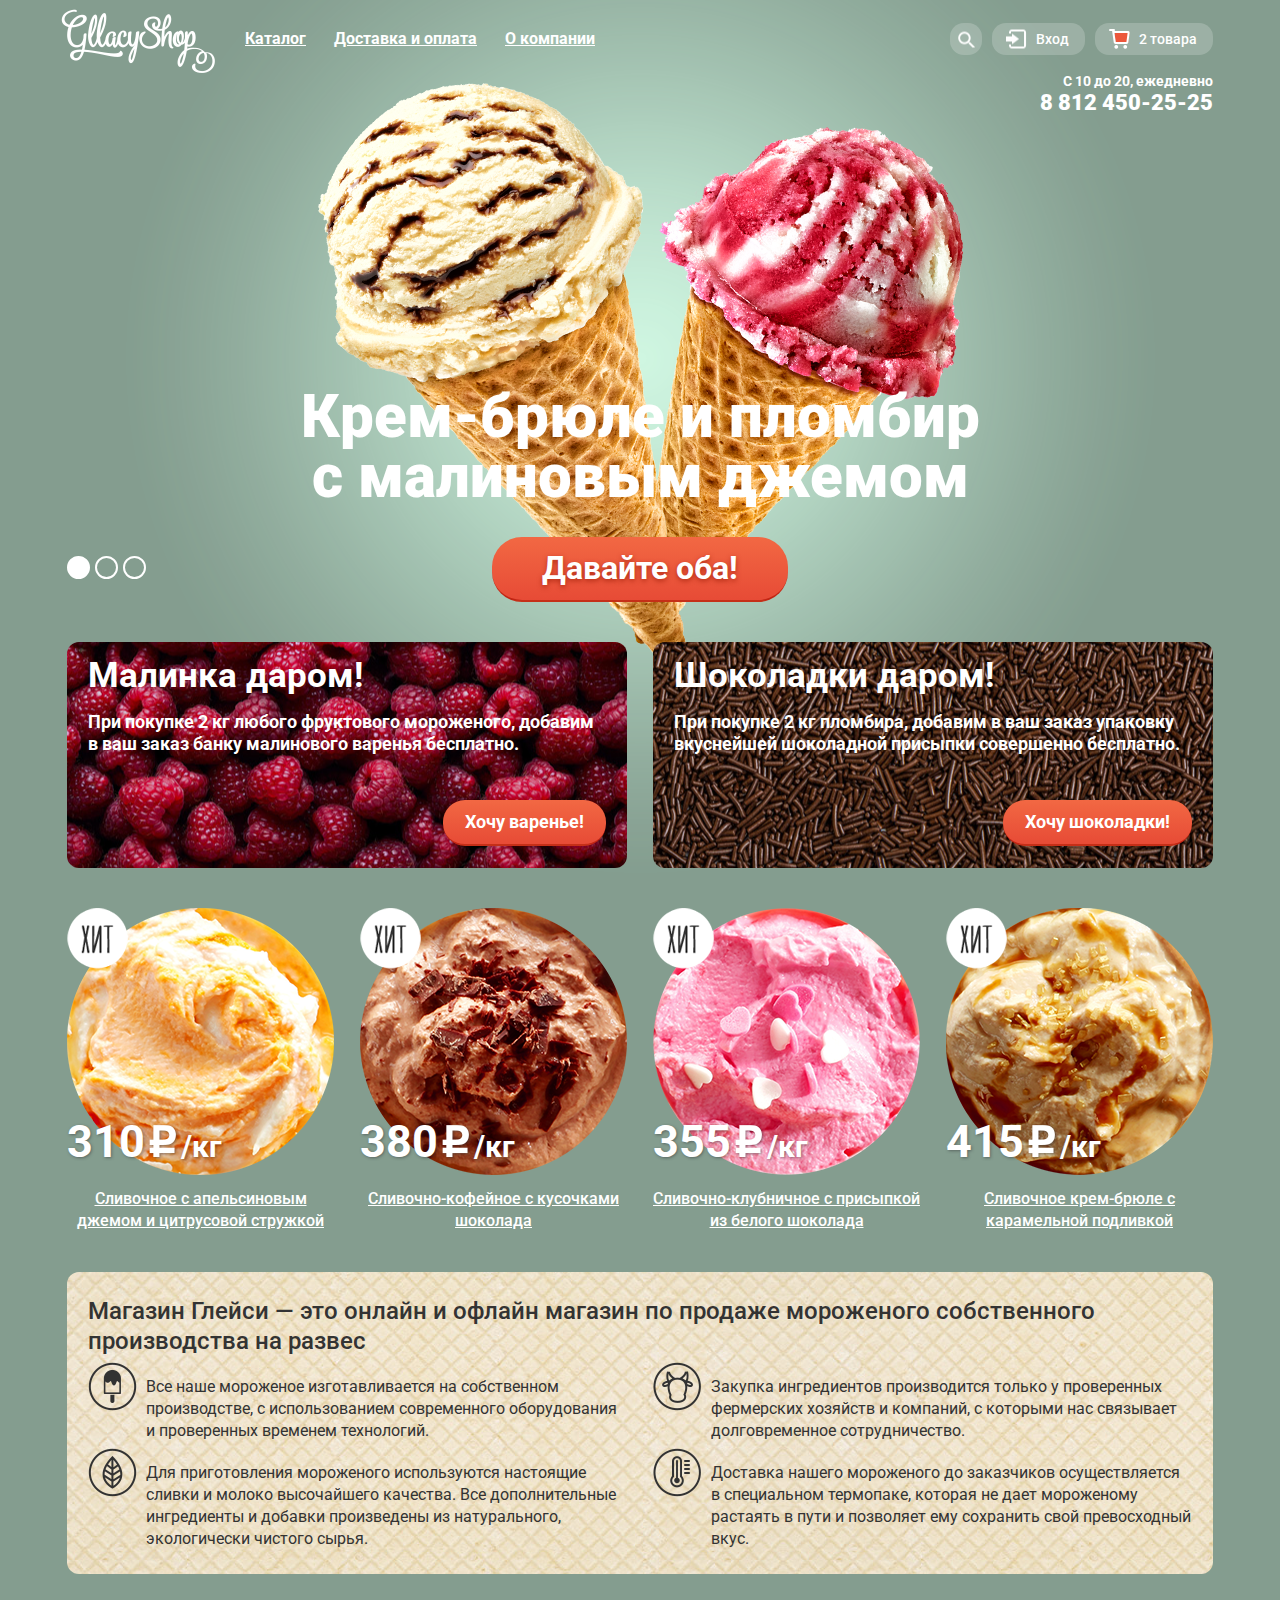
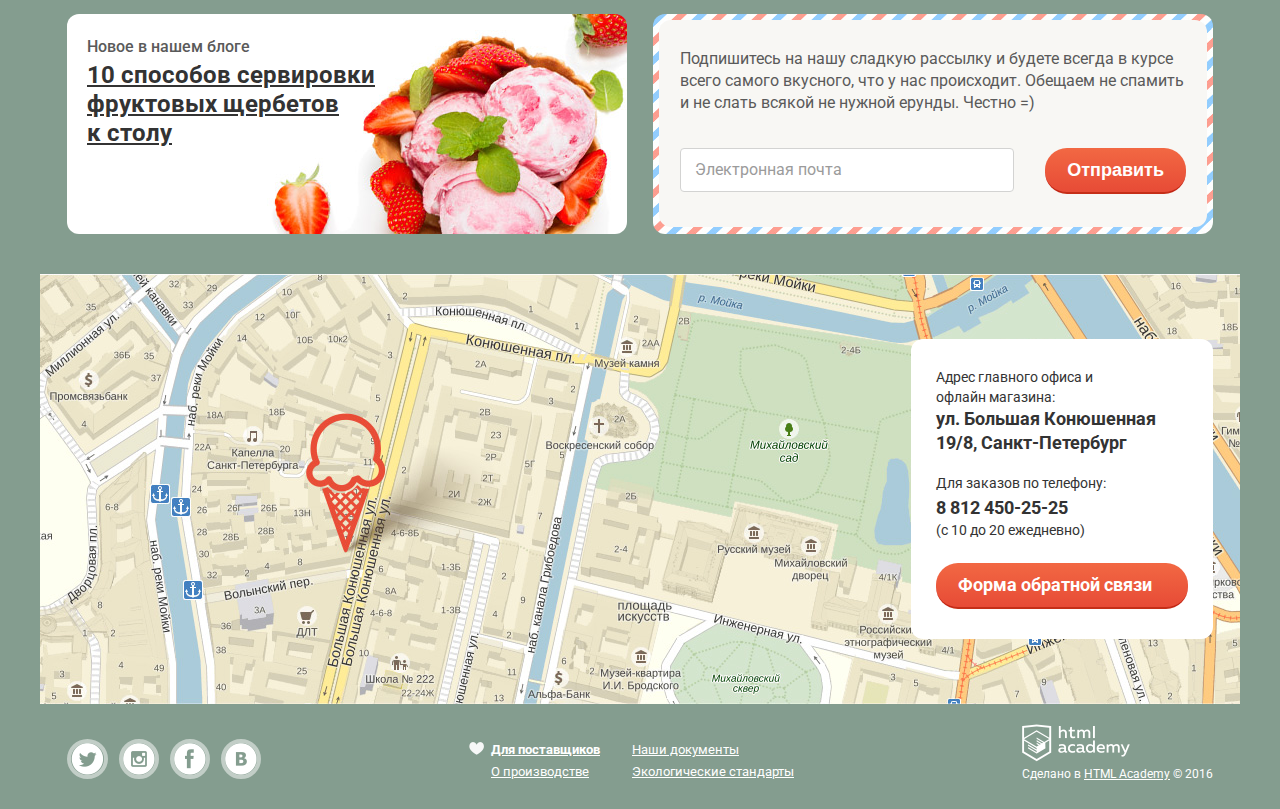
<file: index.html>
<!DOCTYPE html>
<html lang="en">
<head>
	<meta charset="UTF-8">
	<title>Gllacy</title>
	<meta name="viewport" content="width=device-width, initial-scale=1, maximum-scale=1">
	<link href="https://fonts.googleapis.com/css?family=Roboto:400,500,700,900&amp;subset=cyrillic" rel="stylesheet">
	<link rel="stylesheet" href="css/normalize.css">
	<link rel="stylesheet" href="css/style.css">
</head>

<body class="body-bg-1">
	<div class="body-bg-icecream-wrap">
		<div class="container body-bg-icecream"></div>
	</div>

	<header class="header">
		<div class="container clearfix">
			<div class="logo">
				<a href="#" class="logo-link">
					<img src="img/logo.png" alt="Gllacy logo" class="logo-img">
				</a>
			</div>

			<nav class="navigation">
				<ul class="navigation-list ul-reset">
					<li class="navigation-item">
						<a class="navigation-link" href="#">Каталог</a>
						<ul class="navigation-submenu header-slidedown ul-reset">
							<li><span class="submenu-title">Новинки</span></li>
							<li><a href="#">Сливочное</a></li>
							<li><a href="#">Щербеты</a></li>
							<li><a href="#">Фруктовый лед</a></li>
							<li><a href="#">Мелорин</a></li>
						</ul>
					</li>
					<li class="navigation-item"><a class="navigation-link" href="#">Доставка и оплата</a></li>
					<li class="navigation-item"><a class="navigation-link" href="#">О компании</a></li>
				</ul>
			</nav>

			<ul class="user-block ul-reset">
				<li class="user-block-item">
					<a href="#" class="user-block-link link-search"></a>
					<div class="search-block header-slidedown">
						<input type="text" name="search" placeholder="Что ищем?">
					</div>
				</li>
				<li class="user-block-item">
					<a href="#" class="user-block-link link-login">Вход</a>
					<div class="login-block header-slidedown">
						<form class="login-block-form" action="#">
							<input type="email" name="email" placeholder="Электронная почта" required>
							<input type="password" name="password" placeholder="Пароль" required>
							<button type="submit" class="btn btn-small">Войти</button>
							<a class="dark-link" href="#">Забыли пароль?</a>
							<a class="dark-link" href="#">Новая регистрация</a>
						</form>
					</div>
				</li>
				<li class="user-block-item">
					<a href="#" class="user-block-link link-cart link-cart-filled">2 товара</a>
					<div class="cart-block header-slidedown">
						<div class="cart-block-content clearfix">
							<ul class="cart-block-list ul-reset">
								<li class="cart-block-item">
									<div class="cart-item-remove"></div>
									<img class="cart-item-icon" src="img/icecream-1.png" alt="" width="33" height="33">
									<span class="cart-item-name">Пломбир с апельсиновым джемом</span>
									<span class="cart-item-weight">1,5 кг x 200 руб.</span>
									<span class="cart-item-price">300 руб.</span>
								</li>
								<li class="cart-block-item">
									<div class="cart-item-remove"></div>
									<img class="cart-item-icon" src="img/icecream-3.png" alt="" width="33" height="33">
									<span class="cart-item-name">Клубничный пломбир с присыпкой из белого шоколада</span>
									<span class="cart-item-weight">1,5 кг x 200 руб.</span>
									<span class="cart-item-price">300 руб.</span>
								</li>
							</ul>
							<hr>
							<span class="cart-block-total-price">Итого: 750 руб.</span>
							<a href="#" class="btn btn-small">Оформить заказ</a>
						</div>
					</div>
				</li>
			</ul>

			<div class="phone-block">
				<span class="schedule">С 10 до 20, ежедневно</span>
				<span class="phone">8 812 450-25-25</span>
			</div>
		</div>
	</header>

	<div class="slider">
		<div class="container">			
			<input type="radio" class="radio" name="slider-radio" id="slider-radio-1" checked>
			<div class="slide slide-1">
				<h2 class="slide-title">Крем-брюле и пломбир<br>с малиновым джемом</h2>
				<div class="btn btn-large btn-feedback-form">Давайте оба!</div>
			</div>			

			<input type="radio" class="radio" name="slider-radio" id="slider-radio-2">
			<div class="slide slide-2">
				<h2 class="slide-title">Шоколадный пломбир<br>и лимонный сорбет</h2>
				<div class="btn btn-large btn-feedback-form">Давайте оба!</div>
			</div>			

			<input type="radio" class="radio" name="slider-radio" id="slider-radio-3">
			<div class="slide slide-3">
				<h2 class="slide-title">Пломбир с помадкой<br>и клубничный щербет</h2>
				<div class="btn btn-large btn-feedback-form">Давайте оба!</div>
			</div>

			<div class="controls clearfix">
				<label class="label label-1" for="slider-radio-1"></label>
				<label class="label label-2" for="slider-radio-2"></label>
				<label class="label label-3" for="slider-radio-3"></label>
			</div>
		</div>
	</div>

	<section class="banners">
		<div class="container">
			<div class="row clearfix">
				<div class="col-2">
					<div class="banner banner-raspberry clearfix">
						<h2 class="banner-title">Малинка даром!</h2>
						<p class="banner-text">При покупке 2 кг любого фруктового мороженого, добавим в ваш заказ банку малинового варенья бесплатно.</p>
						<a href="#" class="btn btn-medium btn-feedback-form">Хочу варенье!</a>
					</div>
				</div>

				<div class="col-2">
					<div class="banner banner-chocolate clearfix">
						<h2 class="banner-title">Шоколадки даром!</h2>
						<p class="banner-text">При покупке 2 кг пломбира, добавим в ваш заказ упаковку вкуснейшей шоколадной присыпки совершенно бесплатно.</p>
						<a href="#" class="btn btn-medium btn-feedback-form">Хочу шоколадки!</a>
					</div>
				</div>
			</div>
		</div>
	</section>

	<section class="hits">
		<div class="container">
			<div class="row clearfix">

				<div class="col-4">
					<div class="card">
						<div class="card-img-wrap">
							<img class="card-img" src="img/icecream-1.png" alt="">
							<div class="card-icon-banner icon-hit"></div>
							<div class="card-price"><span class="card-price-fz45">310</span><span class="card-price-ruble"></span><span class="card-price-fz30">/кг</span></div>
						</div>
						<a href="#" class="card-link">Сливочное с апельсиновым джемом и цитрусовой стружкой</a>
					</div>
				</div>

				<div class="col-4">
					<div class="card">
						<div class="card-img-wrap">
							<img class="card-img" src="img/icecream-2.png" alt="">
							<div class="card-icon-banner icon-hit"></div>
							<div class="card-price"><span class="card-price-fz45">380</span><span class="card-price-ruble"></span><span class="card-price-fz30">/кг</span></div>
						</div>
						<a href="#" class="card-link">Сливочно-кофейное с кусочками шоколада</a>
					</div>
				</div>

				<div class="col-4">
					<div class="card">
						<div class="card-img-wrap">
							<img class="card-img" src="img/icecream-3.png" alt="">
							<div class="card-icon-banner icon-hit"></div>
							<div class="card-price"><span class="card-price-fz45">355</span><span class="card-price-ruble"></span><span class="card-price-fz30">/кг</span></div>
						</div>
						<a href="#" class="card-link">Сливочно-клубничное с присыпкой из белого шоколада</a>
					</div>
				</div>

				<div class="col-4">
					<div class="card">
						<div class="card-img-wrap">
							<img class="card-img" src="img/icecream-4.png" alt="">
							<div class="card-icon-banner icon-hit"></div>
							<div class="card-price"><span class="card-price-fz45">415</span><span class="card-price-ruble"></span><span class="card-price-fz30">/кг</span></div>
						</div>
						<a href="#" class="card-link">Сливочное крем-брюле с карамельной подливкой</a>
					</div>
				</div>

			</div>
		</div>	
	</section>

	<section class="about">
		<div class="container">
			<div class="about-inner clearfix">
				<div class="about-title">Магазин Глейси  — это онлайн и офлайн магазин по продаже мороженого собственного производства на развес</div>
				<div class="about-column about-column-left">
					<p class="about-item-text"><i class="icon icon-icecream"></i>Все наше мороженое изготавливается на собственном производстве, с использованием современного оборудования и проверенных временем технологий.</p>
					<p class="about-item-text"><i class="icon icon-leaf"></i>Для приготовления мороженого используются настоящие сливки и молоко высочайшего качества. Все дополнительные ингредиенты и добавки произведены из натурального, экологически чистого сырья.</p>
				</div>
				<div class="about-column about-column-right">
					<p class="about-item-text"><i class="icon icon-cow"></i>Закупка ингредиентов  производится только у проверенных фермерских хозяйств и компаний, с которыми нас связывает долговременное сотрудничество.</p>
					<p class="about-item-text"><i class="icon icon-thermometer"></i>Доставка нашего мороженого до заказчиков осуществляется в специальном термопаке, которая не дает мороженому растаять в пути и позволяет ему сохранить свой превосходный вкус.</p>
				</div>
			</div>
		</div>
	</section>

	<section class="news">
		<div class="container">
			<div class="row clearfix">
				<div class="col-2">
					<div class="news-blog">
						<span class="news-blog-descr">Новое в нашем блоге</span>
						<a class="news-blog-link" href="#">10  способов сервировки<br> фруктовых щербетов<br> к столу</a>
					</div>
				</div>

				<div class="col-2">
					<div class="news-delivery">
						<div class="news-delivery-inner">
							<p class="news-delivery-descr">Подпишитесь на нашу сладкую рассылку и будете всегда в курсе всего самого вкусного, что у нас происходит. Обещаем не спамить и не слать всякой не нужной ерунды. Честно =)</p>
							<form action="">
							<input type="email" name="email" class="news-delivery-email" placeholder="Электронная почта" required>
								<button type="submit" class="btn btn-medium news-delivery-submit">Отправить</button>
							</form>
						</div>
					</div>
				</div>
			</div>
		</div>
	</section>

	<section id="map-id" class="map">
		<div class="container">
			<div class="map-container-content">
				<div class="map-overlay">
					Адрес главного офиса и<br>
					офлайн магазина:<br><span class="map-addres">
					ул. Большая Конюшенная<br>
					19/8, Санкт-Петербург</span><br>
					Для заказов по телефону:<br><span class="map-phone">
					8 812 450-25-25</span><br>
					(с 10 до 20 ежедневно)
					<a href="#" class="btn btn-medium btn-feedback-form">Форма обратной связи</a>
				</div>
			</div>		
		</div>
	</section>

	<footer class="footer">
		<div class="container clearfix">
			<div class="row clearfix">
				<div class="col-2 clearfix">
					<ul class="ul-reset social-btns clearfix">
						<li><a href="#"><i class="icon icon-twitter"></i></a></li>
						<li><a href="#"><i class="icon icon-instagram"></i></a></li>
						<li><a href="#"><i class="icon icon-facebook"></i></a></li>
						<li><a href="#"><i class="icon icon-vk"></i></a></li>
					</ul>
					<div class="footer-links-block footer-links-block-left">
						<a class="light-link link-producer" href="#"><i class="icon icon-heart"></i>Для поставщиков</a>
						<a class="light-link" href="#">О производстве</a>
					</div>
				</div>
				<div class="col-2 clearfix">
					<div class="footer-links-block footer-links-block-right">
						<a class="light-link" href="#">Наши документы</a>
						<a class="light-link" href="#">Экологические стандарты</a>
					</div>
					<div class="copyright-block">
						<a class="html-academy-logo-link" href="#"><img src="img/html-academy-logo.png" alt=""></a>
						<span>Сделано в <a class="light-link" href="#">HTML Academy</a> &copy; 2016</span>
					</div>
				</div>
			</div>
		</div>		
	</footer>

	<div class="screen-overlay">
		<form class="feedback-form clearfix" action="#">
			<span class="close-button"></span>
			<h3 class="feedback-form-title">Мы обязательно вам ответим!</h3>
			<input type="text" name="name" placeholder="Как вас зовут?" required>
			<input type="email" name="email" placeholder="Ваша почта для ответа?" required>
			<textarea name="message"cols="30" rows="6" placeholder="Напишите что-нибудь..."></textarea>
			<button type="submit" class="btn btn-medium">Отправить</button>
		</form>
	</div>


	<script src="http://api-maps.yandex.ru/2.1/?lang=ru_RU"></script>
	<script src="js/map.js"></script>
	<script src="js/scrips.js"></script>
</body>
</html>
</file>
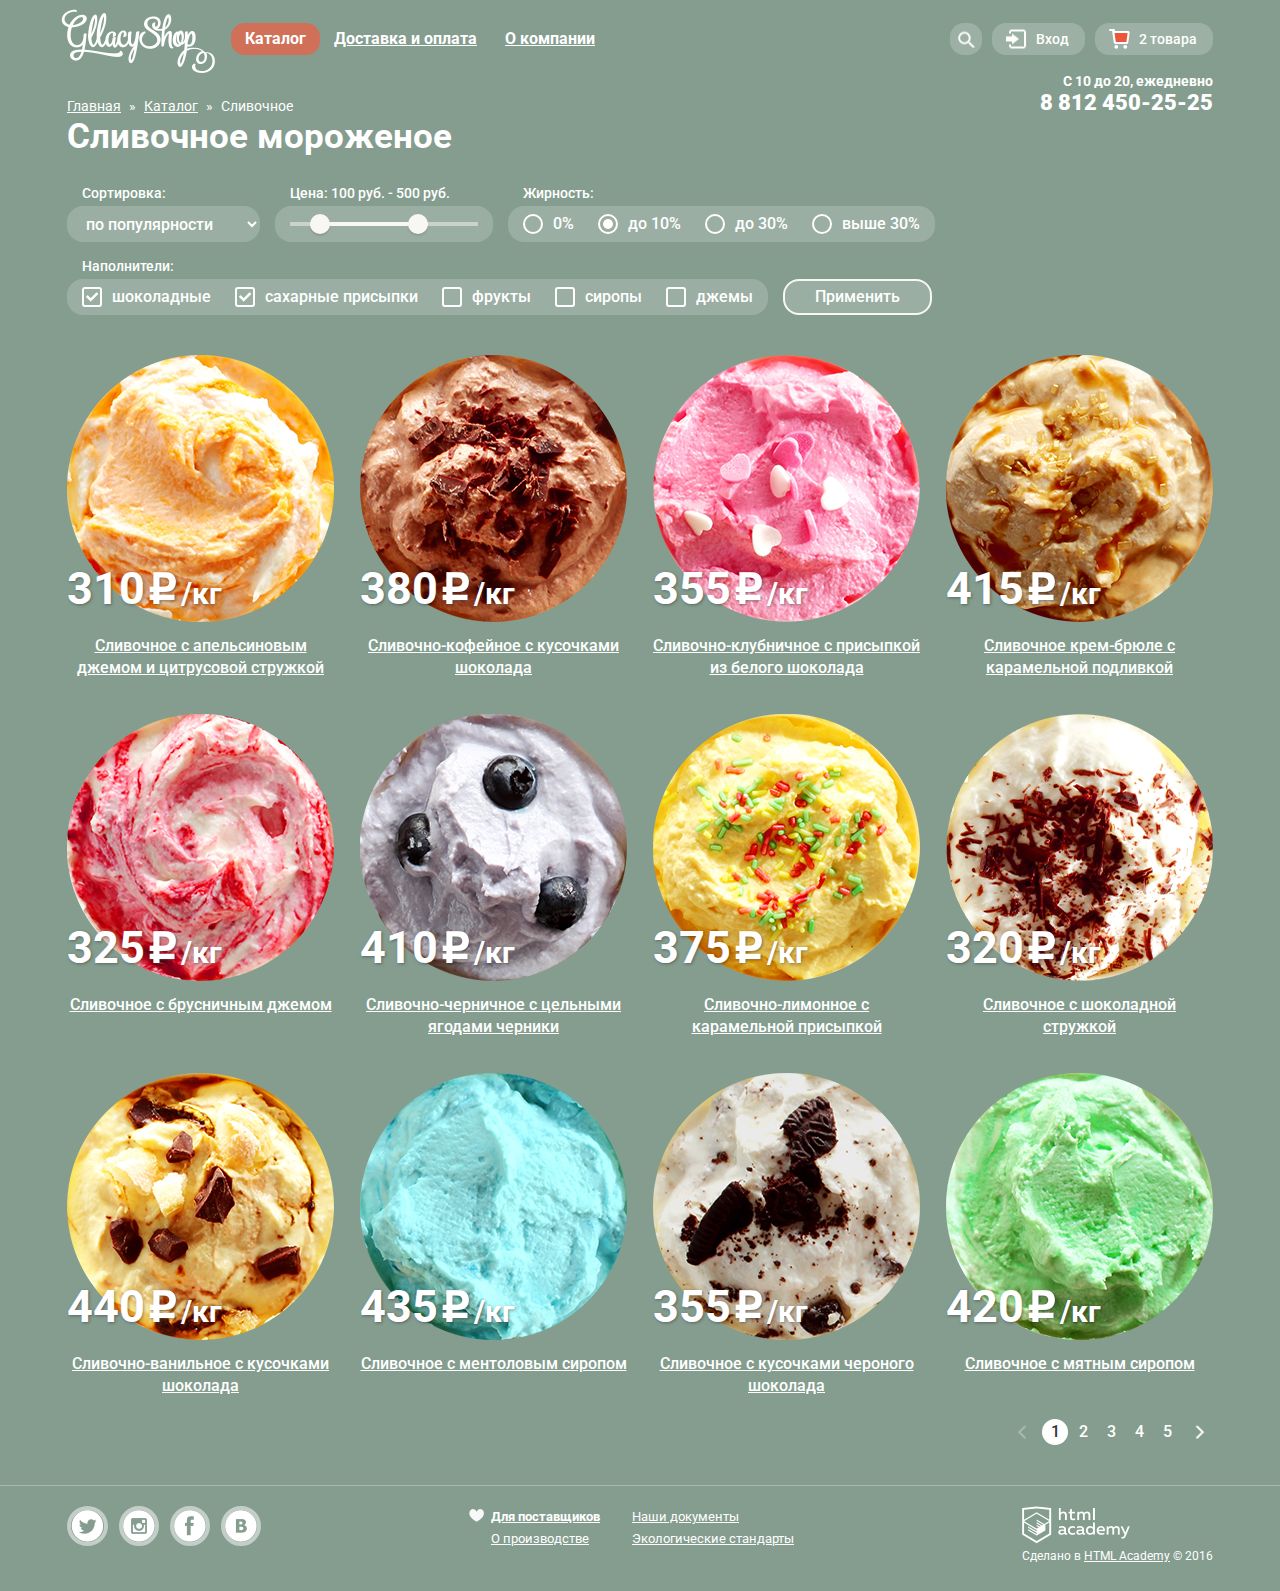
<file: catalog.html>
<!DOCTYPE html>
<html lang="en">
<head>
	<meta charset="UTF-8">
	<title>Gllacy catalog</title>
	<meta name="viewport" content="width=device-width, initial-scale=1, maximum-scale=1">
	<link href="https://fonts.googleapis.com/css?family=Roboto:400,500,700,900&amp;subset=cyrillic" rel="stylesheet">
	<link rel="stylesheet" href="css/normalize.css">
	<link rel="stylesheet" href="css/style.css">
</head>

<body class="body-bg-1">

	<header class="header">
		<div class="container clearfix">
			<div class="logo">
				<a href="index.html" class="logo-link">
					<img src="img/logo.png" alt="Gllacy logo" class="logo-img">
				</a>
			</div>

			<nav class="navigation">
				<ul class="navigation-list ul-reset">
					<li class="navigation-item">
						<a class="navigation-link active" href="#">Каталог</a>
						<ul class="navigation-submenu header-slidedown ul-reset">
							<li><span class="submenu-title">Новинки</span></li>
							<li><a class="active" href="#">Сливочное</a></li>
							<li><a href="#">Щербеты</a></li>
							<li><a href="#">Фруктовый лед</a></li>
							<li><a href="#">Мелорин</a></li>
						</ul>
					</li>
					<li class="navigation-item"><a class="navigation-link" href="#">Доставка и оплата</a></li>
					<li class="navigation-item"><a class="navigation-link" href="#">О компании</a></li>
				</ul>
			</nav>

			<ul class="user-block ul-reset">
				<li class="user-block-item">
					<a href="#" class="user-block-link link-search"></a>
					<div class="search-block header-slidedown">
						<input type="text" name="search" placeholder="Что ищем?">
					</div>
				</li>
				<li class="user-block-item">
					<a href="#" class="user-block-link link-login">Вход</a>
					<div class="login-block header-slidedown">
						<form class="login-block-form" action="#">
							<input type="email" name="email" placeholder="Электронная почта" required>
							<input type="password" name="password" placeholder="Пароль" required>
							<button type="submit" class="btn btn-small">Войти</button>
							<a class="dark-link" href="#">Забыли пароль?</a>
							<a class="dark-link" href="#">Новая регистрация</a>
						</form>
					</div>
				</li>
				<li class="user-block-item">
					<a href="#" class="user-block-link link-cart link-cart-filled">2 товара</a>
					<div class="cart-block header-slidedown">
						<div class="cart-block-content clearfix">
							<ul class="cart-block-list ul-reset">
								<li class="cart-block-item">
									<div class="cart-item-remove"></div>
									<img class="cart-item-icon" src="img/icecream-1.png" alt="" width="33" height="33">
									<span class="cart-item-name">Пломбир с апельсиновым джемом</span>
									<span class="cart-item-weight">1,5 кг x 200 руб.</span>
									<span class="cart-item-price">300 руб.</span>
								</li>
								<li class="cart-block-item">
									<div class="cart-item-remove"></div>
									<img class="cart-item-icon" src="img/icecream-3.png" alt="" width="33" height="33">
									<span class="cart-item-name">Клубничный пломбир с присыпкой из белого шоколада</span>
									<span class="cart-item-weight">1,5 кг x 200 руб.</span>
									<span class="cart-item-price">300 руб.</span>
								</li>
							</ul>
							<hr>
							<span class="cart-block-total-price">Итого: 750 руб.</span>
							<a href="#" class="btn btn-small">Оформить заказ</a>
						</div>
					</div>
				</li>
			</ul>

			<div class="phone-block">
				<span class="schedule">С 10 до 20, ежедневно</span>
				<span class="phone">8 812 450-25-25</span>
			</div>
			<ul class="bread-crumbs ul-reset">
				<li><a class="light-link" href="index.html">Главная</a>»</li>
				<li><a class="light-link" href="#">Каталог</a>»</li>
				<li><span>Сливочное</span></li>
			</ul>
		</div>
	</header>

	<section class="catalog-form-section">
		<div class="container clearfix">
			<h1 class="catalog-title">Сливочное мороженое</h1>
			<form action="#" class="catalog-form">
				<div class="input-group-wrapper">
					<span class="input-group-wrapper-title">Сортировка:</span>
					<select name="sort-select">
						<option value="popularity" selected>по популярности</option>
						<option value="date">по дате</option>
						<option value="price">по цене</option>
					</select>					
				</div>								
				
				<div class="input-group-wrapper">
					<span class="input-group-wrapper-title">Цена: <span id="min-price-id">100</span> руб. - <span id="max-price-id">500</span> руб.</span>
					<div class="price-group">
						<div class="range">
							<div class="range-ruler">
								<span class="range-filler"></span>
								<span class="range-thumb range-thumb-min"></span>
								<span class="range-thumb range-thumb-max"></span>
							</div>
						</div>														
					</div>
				</div>

				<div class="input-group-wrapper input-group-wrapper-fat">
					<span class="input-group-wrapper-title">Жирность:</span>
					<div class="radio-group">
						<label>
							<input type="radio" name="fat" value="0">
							<span class="custom-radio"></span>
							0%
						</label>
						<label>
							<input type="radio" name="fat" value="10" checked>
							<span class="custom-radio"></span>
							до 10%
						</label>
						<label>
							<input type="radio" name="fat" value="30">
							<span class="custom-radio"></span>
							до 30%
						</label>
						<label>
							<input type="radio" name="fat" value="gt30">
							<span class="custom-radio"></span>
							выше 30%
						</label>									
					</div>
				</div>

				<div class="input-group-wrapper input-group-wrapper-fillers">
					<span class="input-group-wrapper-title">Наполнители:</span>
					<div class="checkbox-group">
						<label>
							<input type="checkbox" name="chocolate" checked>
							<span class="custom-checkbox"></span>
							шоколадные
						</label>
						<label>
							<input type="checkbox" name="sugar" checked>
							<span class="custom-checkbox"></span>
							сахарные присыпки
						</label>
						<label>
							<input type="checkbox" name="fruit">
							<span class="custom-checkbox"></span>
							фрукты
						</label>
						<label>
							<input type="checkbox" name="syrop">
							<span class="custom-checkbox"></span>
							сиропы
						</label>
						<label>
							<input type="checkbox" name="jam">
							<span class="custom-checkbox"></span>
							джемы
						</label>
					</div>
				</div>

				<button type='submit'>Применить</button>
			</form>
		</div>		
	</section>

	<section class="catalog-products">
		<div class="container">
			<div class="row clearfix">
				<div class="col-4">
					<div class="card">
						<div class="card-img-wrap">
							<img class="card-img" src="img/icecream-1.png" alt="">
							<div class="card-price"><span class="card-price-fz45">310</span><span class="card-price-ruble"></span><span class="card-price-fz30">/кг</span></div>
						</div>
						<a href="#" class="card-link">Сливочное с апельсиновым джемом и цитрусовой стружкой</a>
					</div>
				</div>

				<div class="col-4">
					<div class="card">
						<div class="card-img-wrap">
							<img class="card-img" src="img/icecream-2.png" alt="">
							<div class="card-price"><span class="card-price-fz45">380</span><span class="card-price-ruble"></span><span class="card-price-fz30">/кг</span></div>
						</div>
						<a href="#" class="card-link">Сливочно-кофейное с кусочками шоколада</a>
					</div>
				</div>

				<div class="col-4">
					<div class="card">
						<div class="card-img-wrap">
							<img class="card-img" src="img/icecream-3.png" alt="">
							<div class="card-price"><span class="card-price-fz45">355</span><span class="card-price-ruble"></span><span class="card-price-fz30">/кг</span></div>
						</div>
						<a href="#" class="card-link">Сливочно-клубничное с присыпкой из белого шоколада</a>
					</div>
				</div>

				<div class="col-4">
					<div class="card">
						<div class="card-img-wrap">
							<img class="card-img" src="img/icecream-4.png" alt="">
							<div class="card-price"><span class="card-price-fz45">415</span><span class="card-price-ruble"></span><span class="card-price-fz30">/кг</span></div>
						</div>
						<a href="#" class="card-link">Сливочное крем-брюле с карамельной подливкой</a>
					</div>
				</div>
			</div> <!-- row -->

			<div class="row clearfix">
				<div class="col-4">
					<div class="card">
						<div class="card-img-wrap">
							<img class="card-img" src="img/icecream-5.png" alt="">
							<div class="card-price"><span class="card-price-fz45">325</span><span class="card-price-ruble"></span><span class="card-price-fz30">/кг</span></div>
						</div>
						<a href="#" class="card-link">Сливочное с брусничным джемом</a>
					</div>
				</div>

				<div class="col-4">
					<div class="card">
						<div class="card-img-wrap">
							<img class="card-img" src="img/icecream-6.png" alt="">
							<div class="card-price"><span class="card-price-fz45">410</span><span class="card-price-ruble"></span><span class="card-price-fz30">/кг</span></div>
						</div>
						<a href="#" class="card-link">Сливочно-черничное с цельными ягодами черники</a>
					</div>
				</div>

				<div class="col-4">
					<div class="card">
						<div class="card-img-wrap">
							<img class="card-img" src="img/icecream-7.png" alt="">
							<div class="card-price"><span class="card-price-fz45">375</span><span class="card-price-ruble"></span><span class="card-price-fz30">/кг</span></div>
						</div>
						<a href="#" class="card-link">Сливочно-лимонное с карамельной присыпкой</a>
					</div>
				</div>

				<div class="col-4">
					<div class="card">
						<div class="card-img-wrap">
							<img class="card-img" src="img/icecream-8.png" alt="">
							<div class="card-price"><span class="card-price-fz45">320</span><span class="card-price-ruble"></span><span class="card-price-fz30">/кг</span></div>
						</div>
						<a href="#" class="card-link">Сливочное с шоколадной стружкой</a>
					</div>
				</div>
			</div> <!-- row -->

			<div class="row clearfix">
				<div class="col-4">
					<div class="card">
						<div class="card-img-wrap">
							<img class="card-img" src="img/icecream-9.png" alt="">
							<div class="card-price"><span class="card-price-fz45">440</span><span class="card-price-ruble"></span><span class="card-price-fz30">/кг</span></div>
						</div>
						<a href="#" class="card-link">Сливочно-ванильное с кусочками шоколада</a>
					</div>
				</div>

				<div class="col-4">
					<div class="card">
						<div class="card-img-wrap">
							<img class="card-img" src="img/icecream-10.png" alt="">
							<div class="card-price"><span class="card-price-fz45">435</span><span class="card-price-ruble"></span><span class="card-price-fz30">/кг</span></div>
						</div>
						<a href="#" class="card-link">Сливочное с ментоловым сиропом</a>
					</div>
				</div>

				<div class="col-4">
					<div class="card">
						<div class="card-img-wrap">
							<img class="card-img" src="img/icecream-11.png" alt="">
							<div class="card-price"><span class="card-price-fz45">355</span><span class="card-price-ruble"></span><span class="card-price-fz30">/кг</span></div>
						</div>
						<a href="#" class="card-link">Сливочное с кусочками чероного шоколада</a>
					</div>
				</div>

				<div class="col-4">
					<div class="card">
						<div class="card-img-wrap">
							<img class="card-img" src="img/icecream-12.png" alt="">
							<div class="card-price"><span class="card-price-fz45">420</span><span class="card-price-ruble"></span><span class="card-price-fz30">/кг</span></div>
						</div>
						<a href="#" class="card-link">Сливочное с мятным сиропом</a>
					</div>
				</div>
			</div> <!-- row -->
		</div> <!-- container -->	
	</section>

	<div class="catalog-pagination">
		<div class="container clearfix">
			<ul class="ul-reset clearfix">
				<li><span class="prev-btn blocked"><i class="icon icon-arrow-prev"></i></span></li>
				<li><a class="active" href="#">1</a></li>
				<li><a href="#">2</a></li>
				<li><a href="#">3</a></li>
				<li><a href="#">4</a></li>
				<li><a href="#">5</a></li>
				<li><a class="next-btn" href="#"><i class="icon icon-arrow-next"></i></a></li>
			</ul>
		</div>
	</div>

	<footer class="footer catalog-footer">
		<div class="container clearfix">
			<div class="row clearfix">
				<div class="col-2 clearfix">
					<ul class="ul-reset social-btns clearfix">
						<li><a href="#"><i class="icon icon-twitter"></i></a></li>
						<li><a href="#"><i class="icon icon-instagram"></i></a></li>
						<li><a href="#"><i class="icon icon-facebook"></i></a></li>
						<li><a href="#"><i class="icon icon-vk"></i></a></li>
					</ul>
					<div class="footer-links-block footer-links-block-left">
						<a class="light-link link-producer" href="#"><i class="icon icon-heart"></i>Для поставщиков</a>
						<a class="light-link" href="#">О производстве</a>
					</div>
				</div>
				<div class="col-2 clearfix">
					<div class="footer-links-block footer-links-block-right">
						<a class="light-link" href="#">Наши документы</a>
						<a class="light-link" href="#">Экологические стандарты</a>
					</div>
					<div class="copyright-block">
						<a class="html-academy-logo-link" href="#"><img src="img/html-academy-logo.png" alt=""></a>
						<span>Сделано в <a class="light-link" href="#">HTML Academy</a> &copy; 2016</span>
					</div>
				</div>
			</div>
		</div>		
	</footer>

	<div class="screen-overlay">
		<form class="feedback-form clearfix" action="#">
			<span class="close-button"></span>
			<h3 class="feedback-form-title">Мы обязательно вам ответим!</h3>
			<input type="text" name="name" placeholder="Как вас зовут?" required>
			<input type="email" name="email" placeholder="Ваша почта для ответа?" required>
			<textarea name="message"cols="30" rows="6" placeholder="Напишите что-нибудь..."></textarea>
			<button type="submit" class="btn btn-medium">Отправить</button>
		</form>
	</div>

	<script src="js/scrips.js"></script>
</body>
</html>
</file>
<file: css/style.css>
.ul-reset {
  margin: 0;
  padding: 0;
  list-style-type: none; }

button {
  border: none; }

textarea {
  resize: none; }

img {
  display: block; }

.icon {
  display: block;
  background-image: url(../img/spritesheet.png);
  background-repeat: no-repeat; }

.icon-icecream {
  width: 49px;
  height: 49px;
  background-position: -5px -417px; }

.icon-leaf {
  width: 49px;
  height: 49px;
  background-position: -5px -518px; }

.icon-cow {
  width: 48px;
  height: 49px;
  background-position: -5px -293px; }

.icon-thermometer {
  width: 48px;
  height: 49px;
  background-position: -5px -719px; }

.icon-twitter {
  width: 33px;
  height: 32px;
  background-position: -5px -778px; }

.icon-instagram {
  width: 32px;
  height: 32px;
  background-position: -5px -476px; }

.icon-facebook {
  width: 32px;
  height: 32px;
  background-position: -5px -352px; }

.icon-vk {
  width: 32px;
  height: 32px;
  background-position: -5px -820px; }

.icon-heart {
  width: 15px;
  height: 13px;
  background-position: -5px -394px; }

.icon-checkbox-checked {
  width: 20px;
  height: 20px;
  background-position: -5px -83px; }

.icon-arrow-prev {
  width: 9px;
  height: 14px;
  background-position: -5px -5px; }

.icon-arrow-next {
  width: 9px;
  height: 14px;
  background-position: -5px -29px; }

input[type="text"],
input[type="email"],
input[type="password"],
textarea {
  padding: 9px 14px;
  font-family: "Roboto", "Helvetica Neue", "Helvetica", "Roboto", "Arial", sans-serif;
  font-weight: 700;
  font-size: 16px;
  line-height: 24px;
  border: 1px solid #d3d3d2;
  -webkit-border-radius: 4px;
  border-radius: 4px;
  color: #333;
  background-color: #fff;
  outline: none; }

input[type="text"]:hover,
input[type="email"]:hover,
input[type="password"]:hover,
textarea:hover {
  border: 1px solid #c7c6c5;
  -webkit-box-shadow: inset 0 0 0 1px #c7c6c5;
  box-shadow: inset 0 0 0 1px #c7c6c5; }

input[type="text"]:focus,
input[type="email"]:focus,
input[type="password"]:focus,
textarea:focus {
  border: 1px solid #8fbdec;
  -webkit-box-shadow: inset 0 0 0 1px #8fbdec;
  box-shadow: inset 0 0 0 1px #8fbdec; }

:-ms-input-placeholder {
  font-weight: 400;
  color: #9b9b9b; }

:-moz-placeholder {
  font-weight: 400;
  color: #9b9b9b; }

::-webkit-input-placeholder {
  font-weight: 400;
  color: #9b9b9b; }

::-moz-placeholder {
  font-weight: 400;
  color: #9b9b9b; }

:focus:-ms-input-placeholder {
  color: transparent; }

:focus:-moz-placeholder {
  color: transparent; }

:focus::-webkit-input-placeholder {
  color: transparent; }

:focus::-moz-placeholder {
  color: transparent; }

.light-link {
  text-decoration: underline;
  color: #fff !important; }
  .light-link:hover, .light-link:active {
    color: #ffbc9e !important; }

.dark-link {
  text-decoration: underline;
  color: #333 !important; }
  .dark-link:hover, .dark-link:active {
    color: #ec593c !important; }

.btn {
  display: inline-block;
  font-weight: bold;
  color: #fff;
  text-decoration: none;
  background: #e74b36;
  background: -webkit-gradient(linear, left bottom, left top, from(#e74b36), to(#f26843));
  background: -webkit-linear-gradient(bottom, #e74b36, #f26843);
  background: linear-gradient(to top, #e74b36, #f26843);
  border-bottom: 2px solid rgba(172, 16, 0, 0.64);
  cursor: pointer; }
  .btn:hover {
    background: #ec6f5e;
    background: -webkit-gradient(linear, left bottom, left top, from(#ec6f5e), to(#f58669));
    background: -webkit-linear-gradient(bottom, #ec6f5e, #f58669);
    background: linear-gradient(to top, #ec6f5e, #f58669);
    border-bottom: 2px solid #ac1000; }
  .btn:active {
    background: #e1613e;
    background: -webkit-gradient(linear, left bottom, left top, from(#e1613e), to(#d74632));
    background: -webkit-linear-gradient(bottom, #e1613e, #d74632);
    background: linear-gradient(to top, #e1613e, #d74632);
    border-bottom: none;
    border-top: 2px solid #942718; }

.btn-large {
  padding: 0 50px;
  font-size: 32px;
  line-height: 63px;
  -webkit-border-radius: 30px;
  border-radius: 30px;
  text-shadow: 0 2px 5px rgba(160, 32, 11, 0.76); }

.btn-medium {
  padding: 0 22px;
  font-size: 18px;
  line-height: 44px;
  -webkit-border-radius: 22px;
  border-radius: 22px; }

.btn-small {
  padding: 9px 30px;
  font-size: 15px;
  line-height: 17px;
  -webkit-border-radius: 18px;
  border-radius: 18px; }

.container {
  position: relative;
  -webkit-box-sizing: border-box;
  box-sizing: border-box;
  max-width: 1200px;
  min-width: 900px;
  padding: 0 27px;
  margin: 0 auto; }

.row {
  -webkit-box-sizing: border-box;
  box-sizing: border-box;
  margin-left: -13px;
  margin-right: -13px; }

.col-2,
.col-4 {
  -webkit-box-sizing: border-box;
  box-sizing: border-box;
  float: left;
  margin: 0;
  padding: 0 13px; }

.col-2 {
  width: 50%; }

.col-4 {
  width: 25%; }

body {
  position: relative;
  font-family: "Roboto", "Helvetica Neue", "Helvetica", "Roboto", "Arial", sans-serif;
  font-weight: 400;
  font-size: 16px;
  line-height: 22px;
  color: #fff; }
  body .body-bg-icecream-wrap,
  body .body-bg-icecream {
    width: 100%;
    height: 100%; }
  body .body-bg-icecream-wrap {
    content: '';
    position: absolute;
    z-index: -100;
    top: 0;
    left: 0; }
  body.body-bg-1 {
    background-color: #849d8f; }
    body.body-bg-1 .body-bg-icecream {
      background: url("../img/slider-icecream-1.png") no-repeat center top; }
  body.body-bg-2 {
    background-color: #8996a6; }
    body.body-bg-2 .body-bg-icecream {
      background: url("../img/slider-icecream-2.png") no-repeat center top; }
  body.body-bg-3 {
    background-color: #9d8b84; }
    body.body-bg-3 .body-bg-icecream {
      background: url("../img/slider-icecream-3.png") no-repeat center top; }

.header {
  position: relative;
  padding-top: 23px;
  color: #fff; }
  .header a {
    color: #fff; }

.logo {
  position: absolute;
  top: -14px;
  left: 21px; }
  .logo .logo-link {
    display: block; }
  .logo .logo-img {
    width: 154px;
    height: 64px; }

.header-list, .navigation-list, .user-block {
  font-size: 0; }
  .header-list > li, .navigation-list > li, .user-block > li {
    position: relative;
    display: inline-block;
    vertical-align: top;
    line-height: 32px; }
    .header-list > li:before, .navigation-list > li:before, .user-block > li:before {
      content: none;
      position: absolute;
      left: 0;
      top: 31px;
      display: block;
      height: 9px;
      width: 100%; }
    .header-list > li:hover:before, .navigation-list > li:hover:before, .user-block > li:hover:before {
      content: ''; }
    .header-list > li > a, .navigation-list > li > a, .user-block > li > a {
      display: block;
      -webkit-border-radius: 14px;
      border-radius: 14px; }

.header-slidedown {
  height: 0;
  overflow: hidden;
  -webkit-transition: height 0.4s;
  transition: height 0.4s;
  position: absolute;
  top: 37px;
  z-index: 10;
  background-color: #f8f7f4;
  -webkit-box-shadow: 0 20px 20px 0 rgba(0, 0, 0, 0.3);
  box-shadow: 0 20px 20px 0 rgba(0, 0, 0, 0.3);
  -webkit-border-radius: 4px;
  border-radius: 4px; }

.navigation-list {
  float: left;
  margin-left: 164px; }
  .navigation-list .navigation-item {
    font-size: 16px; }
    .navigation-list .navigation-item:hover .navigation-link {
      text-decoration: none;
      color: #333;
      background-color: #f8f7f4; }
    .navigation-list .navigation-item:hover .navigation-submenu {
      height: 162px; }
  .navigation-list .navigation-link {
    padding: 0 14px;
    font-weight: 700; }
    .navigation-list .navigation-link:active {
      text-decoration: none;
      color: #333;
      background-color: #f8f7f4;
      -webkit-box-shadow: inset 0 2px 1px 0 #696969;
      box-shadow: inset 0 2px 1px 0 #696969; }
    .navigation-list .navigation-link.active {
      text-decoration: none;
      color: #fff;
      background-color: #d07058; }

.navigation-submenu {
  left: -7px; }
  .navigation-submenu .submenu-title,
  .navigation-submenu a {
    display: block;
    font-size: 14px;
    color: #333; }
  .navigation-submenu .submenu-title {
    margin: 0 6px;
    padding: 11px 15px;
    font-weight: 700;
    line-height: 16px;
    border-bottom: 1px solid #d1d0ce; }
  .navigation-submenu a {
    margin: 2px 0;
    padding: 0 21px;
    line-height: 28px;
    text-decoration: none;
    white-space: nowrap;
    color: #333; }
    .navigation-submenu a:hover {
      background-color: #fbded7; }
    .navigation-submenu a:active {
      background-color: #f6b5a5; }
    .navigation-submenu a.active {
      background-color: #d07058; }

.user-block {
  float: right; }
  .user-block .user-block-item {
    font-size: 14px;
    margin-left: 10px; }
    .user-block .user-block-item:hover .user-block-link {
      color: #333;
      background-color: #f8f7f4; }
    .user-block .user-block-item:hover .link-search::before {
      background-position: -5px -691px; }
    .user-block .user-block-item:hover .link-login::before {
      background-position: -5px -606px; }
    .user-block .user-block-item:hover .link-cart::before {
      background-position: -5px -263px; }
    .user-block .user-block-item:hover .link-cart-filled::before {
      background-position: -5px -233px; }
    .user-block .user-block-item:hover .search-block {
      height: 74px;
      z-index: 101; }
    .user-block .user-block-item:hover .login-block {
      height: 185px;
      z-index: 101; }
    .user-block .user-block-item:hover .cart-block {
      height: 240px;
      z-index: 101; }
  .user-block .user-block-link {
    position: relative;
    padding-right: 16px;
    text-decoration: none;
    font-weight: 500;
    background-color: rgba(255, 255, 255, 0.2); }
    .user-block .user-block-link::before {
      content: '';
      position: absolute;
      top: 50%;
      -webkit-transform: translate(0, -50%);
      -ms-transform: translate(0, -50%);
      transform: translate(0, -50%);
      background-image: url("../img/spritesheet.png");
      background-repeat: no-repeat; }
  .user-block .link-search {
    -webkit-box-sizing: border-box;
    box-sizing: border-box;
    width: 32px;
    height: 32px; }
    .user-block .link-search::before {
      left: 8px;
      width: 17px;
      height: 17px;
      background-position: -5px -664px; }
  .user-block .link-login {
    padding-left: 44px; }
    .user-block .link-login::before {
      left: 14px;
      width: 21px;
      height: 19px;
      background-position: -5px -577px; }
  .user-block .link-cart {
    min-width: 56px;
    padding-left: 44px; }
    .user-block .link-cart::before {
      left: 14px;
      width: 21px;
      height: 20px;
      background-position: -5px -173px; }
  .user-block .link-cart-filled::before {
    background-position: -5px -203px; }

.search-block {
  right: 0; }
  .search-block input {
    -webkit-box-sizing: border-box;
    box-sizing: border-box;
    width: 240px;
    margin: 15px; }

.login-block {
  right: 0; }
  .login-block .login-block-form {
    padding: 20px 15px 15px; }
  .login-block input {
    -webkit-box-sizing: border-box;
    box-sizing: border-box;
    display: block;
    width: 240px;
    margin-bottom: 10px; }
  .login-block .btn {
    float: left;
    margin-top: 5px; }
  .login-block a {
    display: block;
    padding-left: 120px;
    font-size: 13px;
    line-height: 23px; }

.cart-block {
  right: 0; }
  .cart-block .cart-block-content {
    min-width: 510px;
    padding: 26px 15px 20px;
    font-size: 13px;
    line-height: 16px;
    color: #5a5a5a; }
  .cart-block .cart-block-item {
    -webkit-box-sizing: border-box;
    box-sizing: border-box;
    position: relative;
    min-height: 33px;
    padding-top: 10px;
    padding-left: 73px;
    margin-bottom: 18px; }
  .cart-block .cart-item-remove {
    position: absolute;
    left: 2px;
    top: 12px;
    width: 11px;
    height: 11px;
    cursor: pointer; }
    .cart-block .cart-item-remove::before, .cart-block .cart-item-remove::after {
      content: '';
      position: absolute;
      left: -2px;
      top: 5px;
      width: 15px;
      height: 1px;
      background-color: #333; }
    .cart-block .cart-item-remove::before {
      -webkit-transform: rotate(45deg);
      -ms-transform: rotate(45deg);
      transform: rotate(45deg); }
    .cart-block .cart-item-remove::after {
      -webkit-transform: rotate(-45deg);
      -ms-transform: rotate(-45deg);
      transform: rotate(-45deg); }
    .cart-block .cart-item-remove:hover::before, .cart-block .cart-item-remove:hover::after {
      background-color: #ffbc9e; }
  .cart-block .cart-item-icon {
    position: absolute;
    top: 0;
    left: 26px;
    width: 33px;
    height: 33px; }
  .cart-block .cart-item-name {
    display: inline-block;
    vertical-align: top;
    width: 220px;
    margin-right: 11px; }
  .cart-block .cart-item-weight {
    display: inline-block;
    vertical-align: top;
    min-width: 110px;
    margin-right: 11px;
    text-align: right; }
  .cart-block .cart-item-price {
    display: inline-block;
    vertical-align: top;
    min-width: 60px;
    text-align: right; }
  .cart-block .cart-block-total-price {
    display: block;
    padding-right: 10px;
    padding-top: 6px;
    margin-bottom: 15px;
    text-align: right;
    font-weight: 700;
    font-size: 15px; }
  .cart-block .btn {
    float: right; }

.phone-block {
  float: right;
  margin-top: 15px;
  clear: both;
  text-align: right; }
  .phone-block span {
    display: block; }
  .phone-block .schedule {
    font-size: 14px;
    font-weight: 700; }
  .phone-block .phone {
    font-size: 22px;
    font-weight: 900; }

.bread-crumbs {
  float: left;
  margin-top: 43px;
  font-size: 0;
  line-height: 0; }
  .bread-crumbs li {
    display: inline-block;
    font-size: 14px;
    line-height: 16px; }
  .bread-crumbs a,
  .bread-crumbs span {
    margin: 0 8px; }
  .bread-crumbs li:first-child > a {
    margin-left: 0; }

.slider {
  margin-bottom: 17px; }
  .slider .slide {
    display: none;
    text-align: center;
    padding-top: 273px; }
  .slider .slide-title {
    margin: 0;
    padding-bottom: 30px;
    width: 100%;
    font-size: 60px;
    line-height: 60px;
    font-weight: 900; }
  .slider .radio {
    display: none; }
  .slider #slider-radio-1:checked ~ .controls .label-1 {
    background-color: #fff; }
  .slider #slider-radio-2:checked ~ .controls .label-2 {
    background-color: #fff; }
  .slider #slider-radio-3:checked ~ .controls .label-3 {
    background-color: #fff; }
  .slider .radio:checked + .slide {
    display: block; }
  .slider .controls {
    position: relative;
    display: inline-block;
    vertical-align: top;
    left: 0;
    bottom: 46px; }
  .slider .label {
    display: block;
    float: left;
    width: 19px;
    height: 19px;
    margin-right: 5px;
    border: 2px solid #fff;
    -webkit-border-radius: 50%;
    border-radius: 50%;
    cursor: pointer; }
    .slider .label:hover {
      background-color: rgba(248, 247, 244, 0.4); }

.banners {
  margin-bottom: 30px; }

.banner {
  padding: 14px 21px 22px 21px;
  -webkit-border-radius: 12px;
  border-radius: 12px; }
  .banner.banner-raspberry {
    background: url("../img/raspberry.jpg") no-repeat center center; }
  .banner.banner-chocolate {
    background: url("../img/chocolate.jpg") no-repeat center center; }
  .banner .banner-title {
    margin-top: 0;
    margin-bottom: 15px;
    font-weight: bold;
    font-size: 35px;
    line-height: 40px; }
  .banner .banner-text {
    margin-top: 15px;
    margin-bottom: 45px;
    font-weight: bold;
    font-size: 18px;
    line-height: 22px; }
  .banner .btn {
    float: right; }

.hits {
  margin-bottom: 30px; }

.card {
  display: block;
  margin-left: -10px;
  margin-right: -10px;
  padding: 10px;
  text-align: center;
  -webkit-border-radius: 6px;
  border-radius: 6px;
  -webkit-transition: all 0.3s;
  transition: all 0.3s;
  cursor: pointer; }
  .card:hover {
    background-color: rgba(248, 247, 244, 0.2);
    -webkit-box-shadow: 0 20px 20px 0 rgba(0, 0, 0, 0.3);
    box-shadow: 0 20px 20px 0 rgba(0, 0, 0, 0.3); }
  .card .card-img-wrap {
    position: relative; }
  .card .card-img {
    width: 100%;
    height: auto; }
  .card .card-icon-banner {
    content: '';
    position: absolute;
    top: 0;
    left: 0; }
  .card .icon-hit {
    width: 61px;
    height: 61px;
    background: url("../img/hit.png") no-repeat 0 0; }
  .card .card-price {
    position: absolute;
    left: 0;
    bottom: 1px;
    font-weight: bold;
    line-height: 45px;
    text-shadow: 1px 1px 3px rgba(49, 50, 53, 0.5); }
  .card .card-price-fz45 {
    font-size: 45px; }
  .card .card-price-fz30 {
    font-size: 30px; }
  .card .card-price-ruble {
    display: inline-block;
    vertical-align: top;
    width: 36px;
    height: 45px;
    background: url("../img/icon-ruble.png") no-repeat 50% 50%; }
  .card .card-descr {
    display: block;
    margin-top: 13px;
    font-weight: 500;
    color: #fff; }
  .card .card-link {
    display: block;
    margin-top: 13px;
    font-weight: 500;
    color: #fff; }
    .card .card-link:hover, .card .card-link:active {
      color: #ffbc9e; }
  .card .card-btn {
    display: none;
    margin-top: 20px;
    margin-bottom: 10px; }

.about {
  margin-bottom: 40px; }
  .about .about-inner {
    padding: 24px 21px;
    color: #333;
    background: url("../img/wafer.jpg");
    -webkit-border-radius: 12px;
    border-radius: 12px; }
  .about .about-title {
    font-size: 24px;
    font-weight: 500;
    line-height: 30px; }
  .about .about-column {
    -webkit-box-sizing: border-box;
    box-sizing: border-box;
    float: left;
    width: 50%; }
  .about .about-column-left {
    padding-left: 58px;
    padding-right: 13px; }
  .about .about-column-right {
    padding-left: 71px; }
  .about .about-item-text {
    position: relative;
    margin-top: 20px;
    margin-bottom: 0; }
    .about .about-item-text .icon {
      position: absolute;
      left: -58px;
      top: -14px; }

.news {
  margin-bottom: 40px; }

.news-blog {
  -webkit-box-sizing: border-box;
  box-sizing: border-box;
  min-height: 220px;
  padding: 22px 20px 22px 20px;
  -webkit-border-radius: 12px;
  border-radius: 12px;
  background: url("../img/bg-news.jpg") no-repeat center center; }
  .news-blog .news-blog-descr {
    display: block;
    margin-bottom: 3px;
    font-weight: 500;
    color: #5a5a5a; }
  .news-blog .news-blog-link {
    font-weight: bold;
    font-size: 24px;
    line-height: 29px;
    color: #333; }
    .news-blog .news-blog-link:hover, .news-blog .news-blog-link:active {
      color: #ec593c; }

.news-delivery {
  -webkit-box-sizing: border-box;
  box-sizing: border-box;
  min-height: 220px;
  padding: 6px;
  background: url("../img/bg-delivery.jpg") repeat center center;
  -webkit-border-radius: 12px;
  border-radius: 12px; }
  .news-delivery .news-delivery-inner {
    padding: 28px 21px 35px 21px;
    background-color: #f8f7f4;
    -webkit-border-radius: 12px;
    border-radius: 12px; }
  .news-delivery .news-delivery-descr {
    margin-top: 0;
    margin-bottom: 34px;
    color: #5a5a5a; }
  .news-delivery .news-delivery-email {
    width: 60%; }
  .news-delivery .news-delivery-submit {
    float: right; }

.map {
  width: 100%;
  min-width: 900px;
  height: 430px;
  background: url("../img/map.jpg") no-repeat center center; }

.map-container-content {
  position: relative; }

.map-overlay {
  position: absolute;
  z-index: 100;
  right: 0;
  top: 65px;
  -webkit-box-sizing: border-box;
  box-sizing: border-box;
  width: 302px;
  padding: 28px 25px 30px 25px;
  font-size: 14px;
  line-height: 20px;
  color: #333;
  background-color: #fff;
  -webkit-border-radius: 12px;
  border-radius: 12px; }
  .map-overlay span {
    display: inline-block;
    vertical-align: baseline;
    font-weight: bold;
    font-size: 18px;
    line-height: 24px; }
  .map-overlay .map-addres {
    margin-bottom: 18px; }
  .map-overlay .map-phone {
    margin-top: 3px; }
  .map-overlay .btn {
    -webkit-box-sizing: border-box;
    box-sizing: border-box;
    width: 100%;
    margin-top: 23px; }

.footer {
  padding-top: 35px;
  padding-bottom: 25px; }

.social-btns {
  float: left; }
  .social-btns li {
    float: left;
    margin-right: 11px; }
  .social-btns a {
    display: block;
    border: 4px solid #c2cec7;
    -webkit-border-radius: 100%;
    border-radius: 100%; }
    .social-btns a:hover {
      border-color: #dbe3de;
      -webkit-box-shadow: 0 0 0 1px #dbe3de;
      box-shadow: 0 0 0 1px #dbe3de; }
    .social-btns a:active {
      border-color: #d9e1dd;
      -webkit-box-shadow: 0 0 0 1px #d9e1dd;
      box-shadow: 0 0 0 1px #d9e1dd; }
      .social-btns a:active .icon {
        -webkit-border-radius: 100%;
        border-radius: 100%;
        -webkit-box-shadow: inset 0 2px 2px 0 #9b9b9b;
        box-shadow: inset 0 2px 2px 0 #9b9b9b; }

.copyright-block {
  float: right;
  margin-top: -15px; }
  .copyright-block .html-academy-logo-link {
    display: block; }
  .copyright-block span {
    font-size: 12px;
    line-height: 14px; }

.footer-links-block a {
  display: block;
  font-size: 13px;
  line-height: 22px; }

.footer-links-block-left {
  float: right;
  padding-right: 27px; }
  .footer-links-block-left .link-producer {
    position: relative;
    font-weight: bold; }
    .footer-links-block-left .link-producer .icon {
      position: absolute;
      top: 3px;
      left: -22px; }

.footer-links-block-right {
  float: left;
  margin-left: -21px; }

.screen-overlay {
  display: none;
  position: fixed;
  z-index: 1000;
  top: 0;
  left: 0;
  width: 100%;
  height: 100%;
  background-color: rgba(0, 0, 0, 0.6); }

.feedback-form {
  position: fixed;
  top: 50%;
  left: 50%;
  width: 430px;
  padding: 17px 25px 25px 25px;
  -webkit-transform: translate(-50%, -50%);
  -ms-transform: translate(-50%, -50%);
  transform: translate(-50%, -50%);
  background-color: #f8f7f4;
  -webkit-border-radius: 8px;
  border-radius: 8px; }
  .feedback-form .close-button {
    display: block;
    position: absolute;
    right: 16px;
    top: 16px;
    width: 18px;
    height: 18px;
    cursor: pointer; }
  .feedback-form .close-button::before,
  .feedback-form .close-button::after {
    content: '';
    position: absolute;
    left: -2px;
    top: 8px;
    width: 22px;
    height: 2px;
    background-color: #070707; }
  .feedback-form .close-button::before {
    -webkit-transform: rotate(45deg);
    -ms-transform: rotate(45deg);
    transform: rotate(45deg); }
  .feedback-form .close-button::after {
    -webkit-transform: rotate(-45deg);
    -ms-transform: rotate(-45deg);
    transform: rotate(-45deg); }
  .feedback-form .close-button:hover::before,
  .feedback-form .close-button:hover::after {
    background-color: #ffbc9e; }
  .feedback-form .feedback-form-title {
    margin: 0;
    font-weight: 500;
    font-size: 24px;
    line-height: 24px;
    color: #333; }
  .feedback-form input {
    -webkit-box-sizing: border-box;
    box-sizing: border-box;
    display: block;
    width: 267px;
    margin-top: 20px; }
  .feedback-form textarea {
    display: block;
    -webkit-box-sizing: border-box;
    box-sizing: border-box;
    width: 100%;
    height: 155px;
    margin-top: 20px; }
  .feedback-form .btn {
    float: right;
    margin-top: 25px; }

.catalog-title {
  margin-top: 3px;
  margin-bottom: 28px;
  font-weight: bold;
  font-size: 35px;
  line-height: 40px; }

.catalog-form {
  display: block;
  margin-bottom: 30px; }
  .catalog-form .input-group-wrapper {
    display: inline-block;
    vertical-align: top;
    margin-right: 11px;
    margin-bottom: 16px; }
  .catalog-form .input-group-wrapper-fat {
    margin-right: 0; }
  .catalog-form .input-group-wrapper-fillers {
    margin-bottom: 0; }
  .catalog-form .input-group-wrapper-title {
    display: block;
    padding-left: 15px;
    padding-bottom: 5px;
    font-weight: 500;
    font-size: 14px;
    line-height: 16px; }
  .catalog-form select,
  .catalog-form option,
  .catalog-form label,
  .catalog-form button {
    font-family: "Roboto", "Helvetica Neue", "Helvetica", "Roboto", "Arial", sans-serif;
    font-weight: 500;
    font-size: 16px;
    line-height: 20px; }
  .catalog-form select,
  .catalog-form .radio-group,
  .catalog-form .checkbox-group,
  .catalog-form .price-group {
    display: block;
    -webkit-box-sizing: border-box;
    box-sizing: border-box;
    height: 36px;
    padding: 8px 15px 8px 15px;
    -webkit-border-radius: 16px;
    border-radius: 16px;
    background: rgba(248, 247, 244, 0.2);
    color: #fff; }
  .catalog-form select {
    width: 193px;
    border: none;
    outline: none; }
    .catalog-form select:hover, .catalog-form select:focus {
      color: #333;
      background-color: #fff; }
  .catalog-form .range {
    position: relative;
    width: 188px;
    height: 12px;
    padding-top: 8px;
    cursor: pointer; }
  .catalog-form .range-ruler {
    width: 100%;
    height: 4px;
    background-color: rgba(248, 247, 244, 0.5); }
  .catalog-form .range-thumb {
    position: absolute;
    top: 0;
    width: 20px;
    height: 20px;
    background-color: #f8f7f4;
    -webkit-box-shadow: 0 2px 2px 0 rgba(0, 0, 0, 0.1);
    box-shadow: 0 2px 2px 0 rgba(0, 0, 0, 0.1);
    -webkit-border-radius: 100%;
    border-radius: 100%;
    cursor: pointer; }
  .catalog-form .range-thumb-min {
    left: 20px; }
  .catalog-form .range-thumb-max {
    right: 50px; }
  .catalog-form .range-filler {
    position: absolute;
    height: 4px;
    left: 20px;
    right: 50px;
    background-color: #f8f7f4; }
  .catalog-form input[type='radio'] {
    display: none; }
  .catalog-form input[type='radio']:checked + .custom-radio::before {
    content: ''; }
  .catalog-form input[type='checkbox'] {
    display: none; }
  .catalog-form input[type='checkbox']:checked + .custom-checkbox {
    background: url(../img/checkbox.png) no-repeat center center; }
  .catalog-form label {
    position: relative;
    display: inline-block;
    vertical-align: top;
    padding-left: 30px;
    margin-right: 20px;
    cursor: pointer; }
    .catalog-form label:last-child {
      margin-right: 0; }
    .catalog-form label:hover .custom-radio,
    .catalog-form label:hover .custom-checkbox {
      -webkit-box-shadow: 0 0 0 1px #fff;
      box-shadow: 0 0 0 1px #fff; }
  .catalog-form .custom-radio {
    -webkit-box-sizing: border-box;
    box-sizing: border-box;
    display: block;
    position: absolute;
    left: 0;
    top: 0;
    width: 20px;
    height: 20px;
    border: 2px solid #fff;
    -webkit-border-radius: 100%;
    border-radius: 100%; }
    .catalog-form .custom-radio::before {
      position: absolute;
      top: 3px;
      left: 3px;
      width: 10px;
      height: 10px;
      background-color: #fff;
      -webkit-border-radius: 100%;
      border-radius: 100%; }
  .catalog-form .custom-checkbox {
    -webkit-box-sizing: border-box;
    box-sizing: border-box;
    display: block;
    position: absolute;
    left: 0;
    top: 0;
    width: 20px;
    height: 20px;
    border: 2px solid #fff;
    -webkit-border-radius: 3px;
    border-radius: 3px; }
  .catalog-form button {
    -webkit-box-sizing: border-box;
    box-sizing: border-box;
    display: inline-block;
    vertical-align: bottom;
    height: 36px;
    padding: 6px 30px 8px 30px;
    border: 2px solid #f8f7f4;
    -webkit-border-radius: 16px;
    border-radius: 16px;
    background: rgba(248, 247, 244, 0.2);
    color: #fff;
    cursor: pointer;
    outline: none; }
    .catalog-form button:hover {
      color: #333;
      background-color: #fafbfb; }
    .catalog-form button:active {
      color: #333;
      background-color: #eaeaea;
      -webkit-box-shadow: inset 0 2px 1px 0 #696969;
      box-shadow: inset 0 2px 1px 0 #696969; }

.catalog-products .row {
  margin-bottom: 15px; }
  .catalog-products .row:last-child {
    margin-bottom: 0; }

.catalog-pagination {
  padding-bottom: 40px;
  padding-top: 12px; }
  .catalog-pagination ul {
    float: right; }
  .catalog-pagination li {
    float: left;
    margin-left: 2px; }
  .catalog-pagination a,
  .catalog-pagination span {
    position: relative;
    display: block;
    width: 26px;
    height: 26px;
    font-weight: 500;
    font-size: 16px;
    line-height: 26px;
    text-decoration: none;
    text-align: center;
    color: #fff;
    -webkit-border-radius: 100%;
    border-radius: 100%; }
  .catalog-pagination a:hover {
    background-color: rgba(255, 255, 255, 0.2); }
  .catalog-pagination a.active {
    background-color: #fff;
    color: #333; }
  .catalog-pagination .blocked {
    cursor: default;
    opacity: 0.3; }
  .catalog-pagination .prev-btn {
    margin-right: 5px; }
  .catalog-pagination .next-btn {
    margin-left: 5px; }
  .catalog-pagination .icon {
    position: absolute;
    left: 50%;
    top: 50%;
    -webkit-transform: translate(-50%, -50%);
    -ms-transform: translate(-50%, -50%);
    transform: translate(-50%, -50%); }

.catalog-footer {
  padding-top: 20px;
  border-top: 1px solid rgba(255, 255, 255, 0.3); }
  .catalog-footer .copyright-block {
    margin-top: 0; }

.clearfix::after {
  content: '';
  display: table;
  clear: both; }

/*==========  Desktop First Method  ==========*/
/* Large Devices, Wide Screens */
@media only screen and (max-width: 1200px) {
  /**/ }

/* Large Devices, Wide Screens */
@media only screen and (max-width: 1100px) {
  /**/
  .news-delivery .news-delivery-email {
    width: 55%; } }

/* Large Devices, Wide Screens */
@media only screen and (max-width: 1000px) {
  /**/
  .news-delivery .news-delivery-email {
    width: 50%; }
  .catalog-form .input-group-wrapper {
    margin-right: 4px; }
  .catalog-form label {
    margin-right: 16px; } }

/* Medium Devices, Desktops */
@media only screen and (max-width: 900px) {
  /**/ }

/*==========  Mobile First Method  ==========*/
/* Medium Devices, Desktops */
@media only screen and (min-width: 992px) {
  /**/ }

/* Large Devices, Wide Screens */
@media only screen and (min-width: 1200px) {
  /**/ }
</file>
